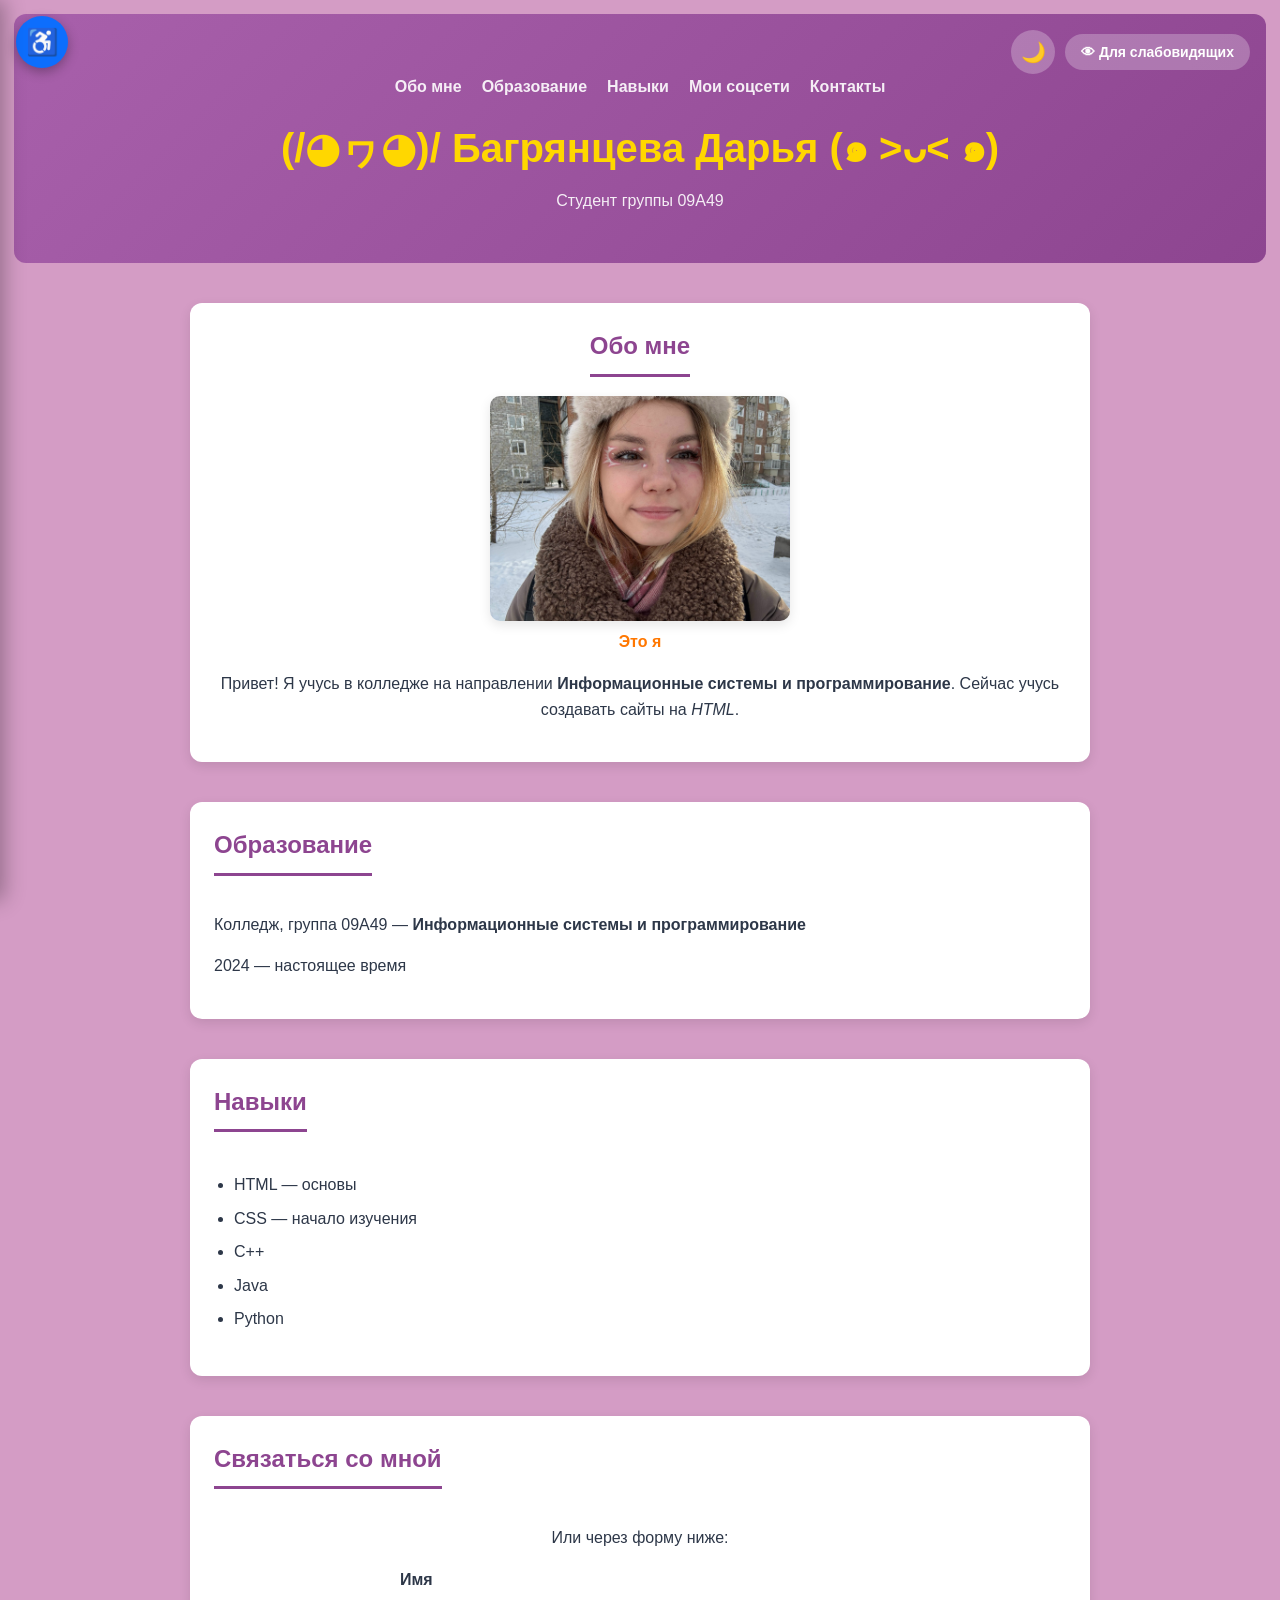
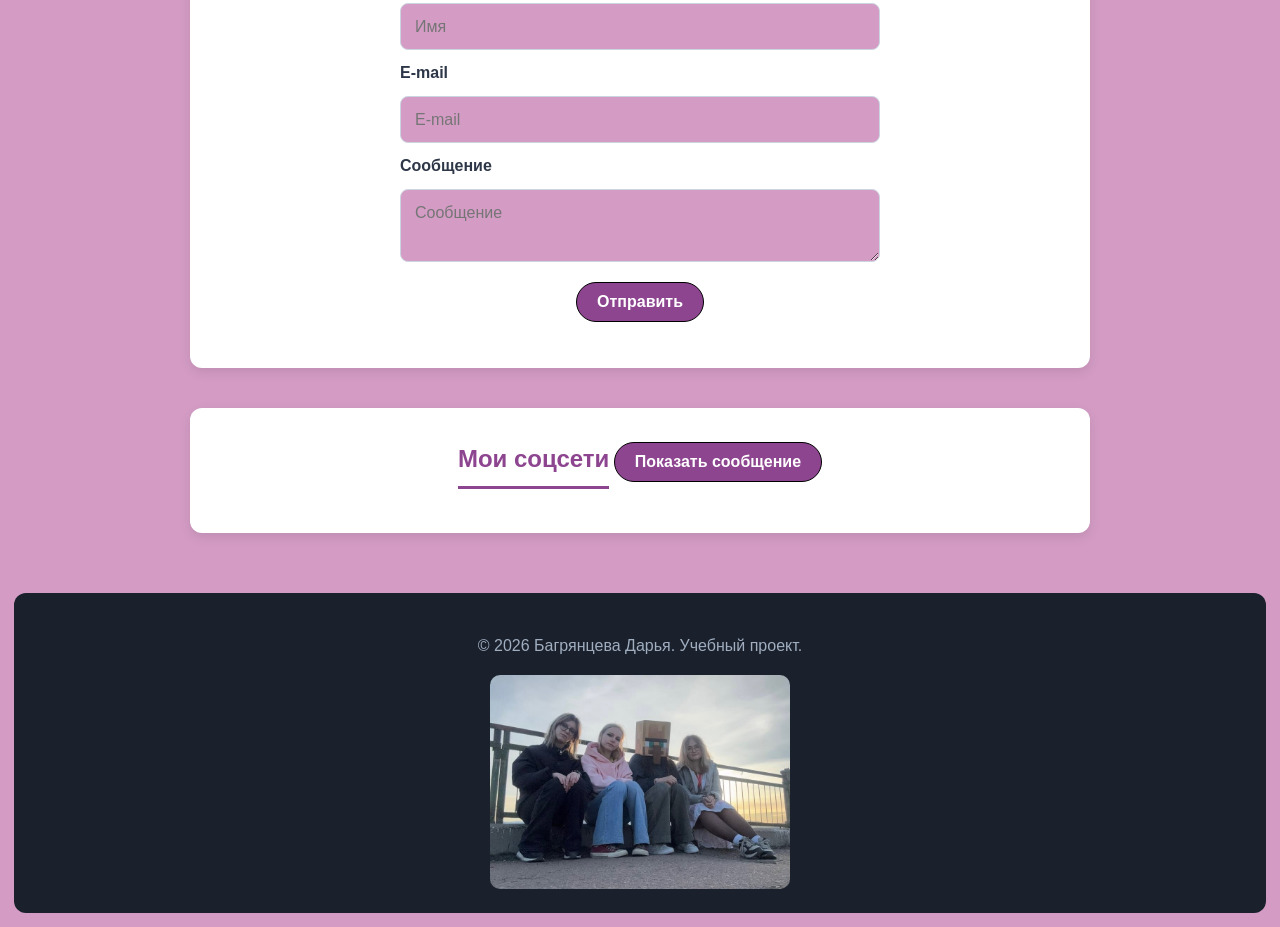
<file: index.html>
<!DOCTYPE html>
<html lang="ru">
<head>
    <meta charset="UTF-8">
    <meta name="viewport" content="width=device-width, initial-scale=1.0">
    <meta name="description" content="Резюме студента Дарьи Багрянцевой — Информационные системы и программирование">
    <meta name="author" content="Дарья Багрянцева">
    <title>Дарья Багрянцева — резюме</title>

    <link rel="icon" type="image/jpeg" href="img/CAT.jpg">
    <link rel="stylesheet" href="css/style.css">
</head>
<body>

    <!-- ССЫЛКА «К СОДЕРЖИМОМУ» ДЛЯ КЛАВИАТУРЫ -->
    <a href="#main" class="skip-link">Перейти к содержимому</a>

    <!-- КНОПКА ОТКРЫТИЯ ПАНЕЛИ ДОСТУПНОСТИ -->
    <button id="a11y-open" class="a11y-fab" aria-label="Открыть панель доступности" title="Настройки для слабовидящих">♿</button>

    <!-- ПАНЕЛЬ ДОСТУПНОСТИ -->
    <aside id="a11y-panel" class="a11y-panel" role="dialog" aria-label="Панель доступности" aria-hidden="true">
        <div class="a11y-header">
            <h2>Доступность</h2>
            <button id="a11y-close" class="a11y-close" aria-label="Закрыть панель">×</button>
        </div>

        <!-- 1. РАЗМЕР ШРИФТА -->
        <div class="a11y-group">
            <p class="a11y-label">Размер шрифта</p>
            <div class="a11y-row">
                <button id="font-down" aria-label="Уменьшить шрифт">A−</button>
                <button id="font-reset" aria-label="Обычный размер шрифта">A</button>
                <button id="font-up" aria-label="Увеличить шрифт">A+</button>
            </div>
        </div>

        <!-- 2. КОНТРАСТНОСТЬ -->
        <div class="a11y-group">
            <p class="a11y-label">Контрастность</p>
            <div class="a11y-row">
                <button id="contrast-toggle" aria-pressed="false">Высокая контрастность</button>
            </div>
        </div>

        <!-- 3. ЧТЕНИЕ ВСЛУХ (СКРИНРИДЕР) -->
        <div class="a11y-group">
            <p class="a11y-label">Читать вслух (скринридер)</p>
            <div class="a11y-row">
                <button id="sr-play" aria-label="Начать чтение">▶ Читать</button>
                <button id="sr-pause" aria-label="Пауза">II Пауза</button>
                <button id="sr-stop" aria-label="Остановить чтение">■ Стоп</button>
            </div>
            <div class="a11y-row">
                <button id="sr-prev" aria-label="Предыдущий блок">◀ Назад</button>
                <button id="sr-next" aria-label="Следующий блок">Вперёд ▶</button>
            </div>

            <label for="sr-voice" class="a11y-label">Голос</label>
            <select id="sr-voice"></select>

            <label for="sr-rate" class="a11y-label">
                Скорость: <span id="sr-rate-value">1.0</span>
            </label>
            <input id="sr-rate" type="range" min="0.5" max="2" step="0.1" value="1">
        </div>
    </aside>

    <!-- ШАПКА -->
    <header>
        <div class="theme-buttons">
            <button id="theme-toggle" type="button" aria-label="Переключить тёмную тему" title="Сменить тему">🌙</button>
            <button id="blind-toggle" type="button" aria-pressed="false">👁 Для слабовидящих</button>
        </div>

        <nav aria-label="Основная навигация">
            <a href="#about">Обо мне</a>
            <a href="#education">Образование</a>
            <a href="#skills">Навыки</a>
            <a href="#me">Мои соцсети</a>
            <a href="#contacts">Контакты</a>
        </nav>

        <h1>(/◕ヮ◕)/ Багрянцева Дарья (๑ &gt;ᴗ&lt; ๑)</h1>
        <p class="center">Студент группы 09А49</p>
    </header>

    <main id="main">

        <!-- ОБО МНЕ -->
        <section id="about">
            <h2>Обо мне</h2>
            <img src="img/me.jpg" alt="Это я" width="300">
            <p class="squad-title">Это я</p>
            <p>Привет! Я учусь в колледже на направлении
               <strong>Информационные системы и программирование</strong>.
               Сейчас учусь создавать сайты на <em>HTML</em>.</p>
        </section>

        <!-- ОБРАЗОВАНИЕ -->
        <section id="education">
            <h2>Образование</h2>
            <p>Колледж, группа 09А49 —
               <strong>Информационные системы и программирование</strong></p>
            <p>2024 — настоящее время</p>
        </section>

        <!-- НАВЫКИ -->
        <section id="skills">
            <h2>Навыки</h2>
            <ul>
                <li>HTML — основы</li>
                <li>CSS — начало изучения</li>
                <li>C++</li>
                <li>Java</li>
                <li>Python</li>
            </ul>
        </section>

        <!-- КОНТАКТЫ -->
        <section id="contact">
            <h2>Связаться со мной</h2>
            <p class="center">Или через форму ниже:</p>

            <!-- Ваша рабочая форма с подключенным Formspree -->
            <form action="https://formspree.io/f/xqppeekl" method="POST">
                <label for="name">Имя</label>
                <input type="text" id="name" name="name" placeholder="Имя" required>

                <label for="email">E-mail</label>
                <input type="email" id="email" name="email" placeholder="E-mail" required>

                <label for="message">Сообщение</label>
                <textarea id="message" name="message" placeholder="Сообщение" required></textarea>

                <button type="submit">Отправить</button>
            </form>

            <!-- Блок для отображения статуса отправки ("Отправка...", "Спасибо!..." и т.д.) -->
            <div id="form-status"></div>
        </section>


        <!-- СОЦСЕТИ -->
        <section id="me">
            <h2>Мои соцсети</h2>
            <button id="meow-btn" class="btn" type="button">Показать сообщение</button>
        </section>

    </main>

    <!-- ПОДВАЛ -->
    <footer>
        <p>© <span id="year">2026</span> Багрянцева Дарья. Учебный проект.</p>
        <img src="img/USI.jpg" alt="А это мои друзья" width="300" class="footer-img">
    </footer>

    <!-- КНОПКА «НАВЕРХ» -->
    <button id="to-top" type="button" aria-label="Вернуться наверх" title="Наверх">↑</button>

    <script src="js/script.js" defer></script>
</body>
</html>
</file>
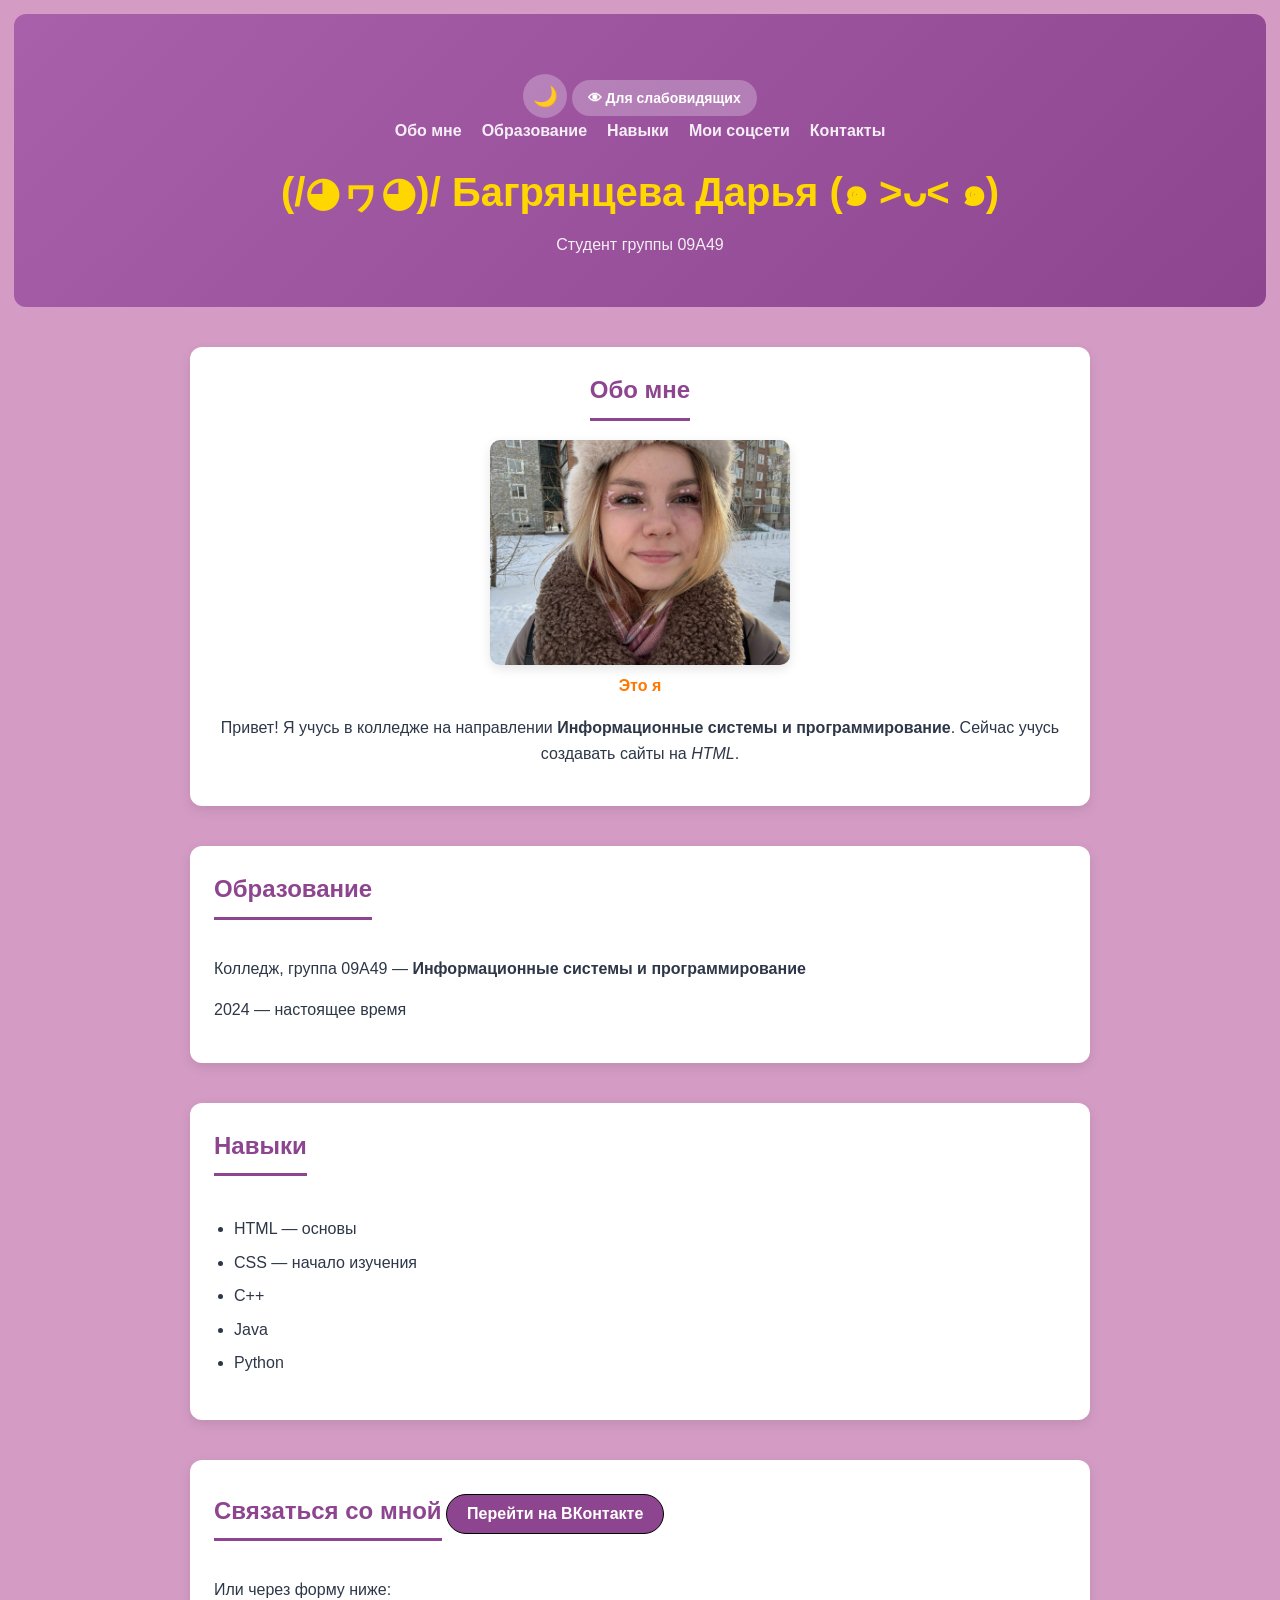
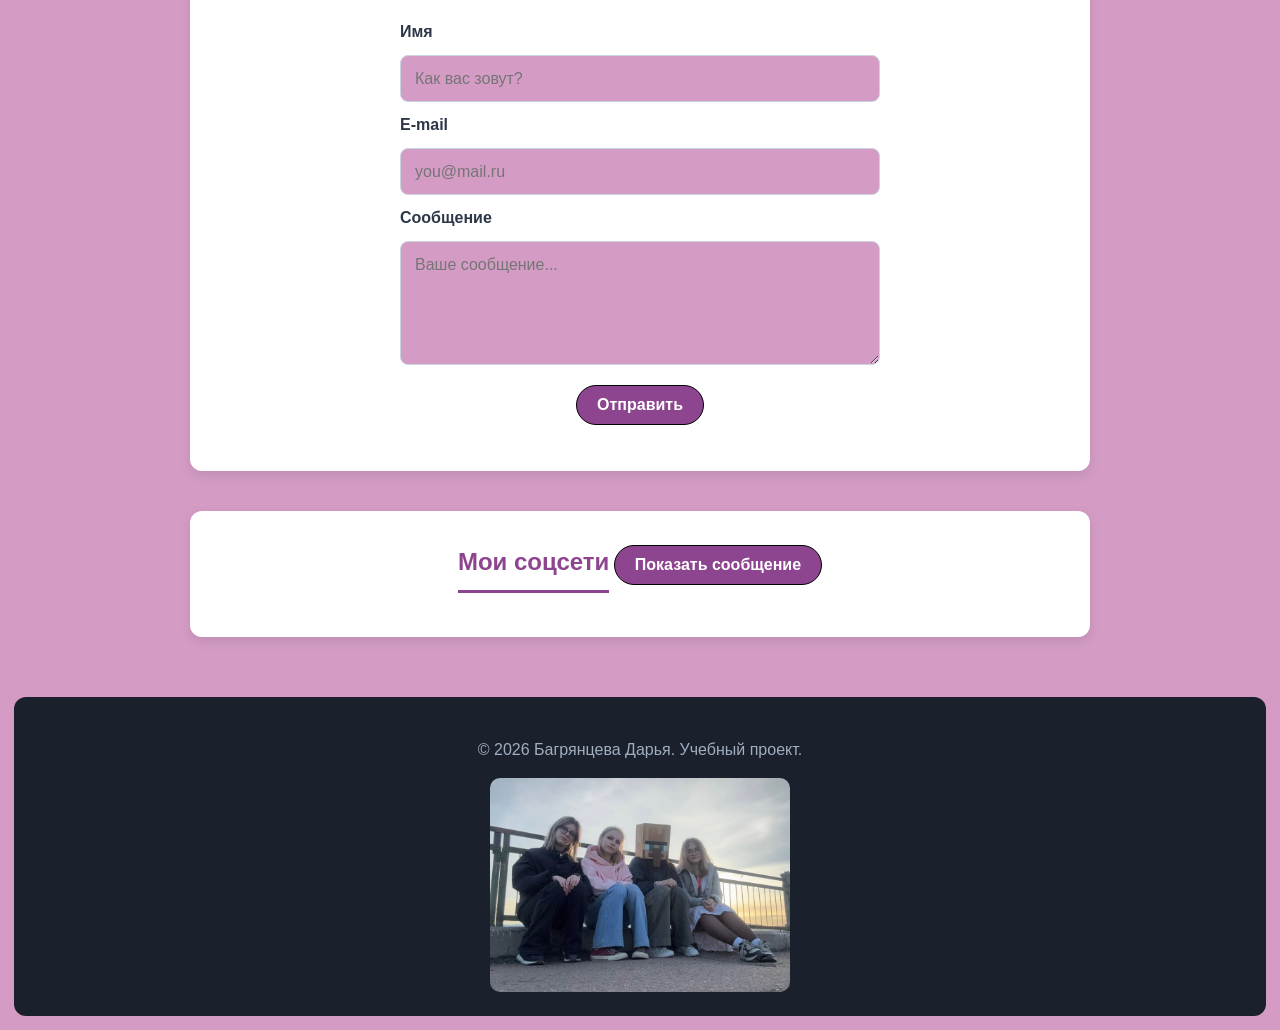
<file: Resume.html>
<!DOCTYPE html>
<html lang="ru">
<head>
    <meta charset="UTF-8">
    <meta name="viewport" content="width=device-width, initial-scale=1.0">
    <meta name="description" content="Резюме студента Дарьи Багрянцевой">
    <title>Дарья Багрянцева — резюме</title>
    <link rel="stylesheet" href="css/style.css">


    <link rel="icon" type="image/png" href="img/CAT.jpg">

    <link rel="stylesheet" href="css/style.css">
</head>
<body>

    <!-- ШАПКА -->
    <header>
        <button id="theme-toggle" title="Сменить тему">🌙</button>
        <button id="blind-toggle">👁 Для слабовидящих</button>
        <nav>
            <a href="#about">Обо мне</a>
            <a href="#education">Образование</a>
            <a href="#skills">Навыки</a>
            <a href="#me">Мои соцсети</a>
            <a href="#contacts">Контакты</a>
        </nav>
        <h1>(/◕ヮ◕)/ Багрянцева Дарья (๑ &gt;ᴗ&lt; ๑)</h1>
        <p class="center">Студент группы 09А49</p>


        </header>

    <main>
        <!-- ОБО МНЕ -->
        <section id="about">
            <h2>Обо мне</h2>
            <img src="img/me.jpg" alt="Это я" width="300">
            <p class="squad-title">Это я</p>
            <p>Привет! Я учусь в колледже на направлении
               <strong>Информационные системы и программирование</strong>.
               Сейчас учусь создавать сайты на <em>HTML</em>.</p>
        </section>

        <!-- ОБРАЗОВАНИЕ -->
        <section id="education">
            <h2>Образование</h2>
            <p>Колледж, группа 09А49 —
               <strong>Информационные системы и программирование</strong></p>
            <p>2024 — настоящее время</p>
        </section>

        <!-- НАВЫКИ -->
        <section id="skills">
            <h2>Навыки</h2>
            <ul>
                <li>HTML — основы</li>
                <li>CSS — начало изучения</li>
                <li>C++</li>
                <li>Java</li>
                <li>Python</li>
            </ul>
        </section>

        <!-- КОНТАКТЫ -->
        <section id="contacts">
            <h2>Связаться со мной</h2>
            <button id="vk-btn" class="btn">Перейти на ВКонтакте</button>
            <p>Или через форму ниже:</p>
            <form action="#" method="POST">
                <label for="name">Имя</label>
                <input type="text" id="name" name="name" placeholder="Как вас зовут?" required>

                <label for="email">E-mail</label>
                <input type="email" id="email" name="email" placeholder="you@mail.ru" required>

                <label for="msg">Сообщение</label>
                <textarea id="msg" name="message" rows="4" placeholder="Ваше сообщение..."></textarea>

                <button type="submit">Отправить</button>
            </form>
            <p id="form-status" role="status"></p>
        </section>

        <!-- СОЦСЕТИ -->
        <section id="me">
            <h2>Мои соцсети</h2>
            <button id="meow-btn" class="btn">Показать сообщение</button>
        </section>
    </main>

    <!-- ПОДВАЛ -->
    <footer>
        <p>© <span id="year">2026</span> Багрянцева Дарья. Учебный проект.</p>
        <img src="img/USI.jpg" alt="А это мои друзья" width="300">
    </footer>

    <!-- КНОПКА «НАВЕРХ» -->
    <button id="to-top" title="Наверх">↑</button>

    <script src="js/script.js" defer></script>
</body>
</html>
</file>
<file: css/style.css>
/* ============ 0. ПЕРЕМЕННЫЕ И СБРОС ============ */
:root {
    --color-main: #8d4590;
    --color-main-dark: #6a2f6d;
    --color-accent: #ffd700;
    --color-dark: #1a202c;
    --color-text: #2d3748;
    --color-bg: #d49cc5;
    --color-card: #ffffff;
    --color-border: #cbd5e0;
    --radius: 12px;
    --shadow: 0 4px 12px rgba(0, 0, 0, 0.1);
}

/* Тёмная тема */
html.dark {
    --color-text: #e2e8f0;
    --color-bg: #2d1f30;
    --color-card: #3d2b40;
    --color-border: #5a4060;
    --shadow: 0 4px 12px rgba(0, 0, 0, 0.5);
}

*, *::before, *::after { box-sizing: border-box; }

html { scroll-behavior: smooth; }

body {
    margin: 0;
    font-family: Arial, Helvetica, sans-serif;
    font-size: 16px;
    line-height: 1.6;
    color: var(--color-text);
    background: var(--color-bg);
    padding: 14px;
    transition: background 0.3s, color 0.3s;
}

/* ============ 0.1 ВЕРСИЯ ДЛЯ СЛАБОВИДЯЩИХ ============ */
body.blind {
    background-color: #000;
    color: #ffff00;
    font-size: 22px;
    letter-spacing: 0.05em;
    line-height: 1.8;
}

body.blind a { color: #00ffff; }

body.blind button {
    background-color: #ffff00;
    color: #000;
    border: 2px solid #ffff00;
    font-size: 20px;
}

body.blind #theme-toggle,
body.blind #blind-toggle {
    background-color: #ffff00;
    color: #000;
}

body.blind h1,
body.blind h2 {
    color: #ffff00;
}

body.blind section {
    background-color: #111;
    border: 2px solid #ffff00;
}

body.blind input,
body.blind textarea {
    background-color: #000;
    color: #ffff00;
    border: 2px solid #ffff00;
}

body.blind footer {
    background-color: #000;
    color: #ffff00;
    border: 2px solid #ffff00;
}

/* Фото остаются цветными */

/* ============ 0.2 БАЗОВЫЕ ЭЛЕМЕНТЫ ============ */
img {
    max-width: 100%;
    height: auto;
    display: block;
    border-radius: 10px;
}

/* Фокус для клавиатуры */
:focus-visible {
    outline: 3px solid var(--color-accent);
    outline-offset: 2px;
}

/* Skip link */
.skip-link {
    position: absolute;
    top: -100px;
    left: 0;
    background: #000;
    color: #ffff00;
    padding: 10px 20px;
    z-index: 10000;
    transition: top 0.2s;
    text-decoration: none;
    border-radius: 0 0 8px 0;
}

.skip-link:focus {
    top: 0;
}

/* ============ 1. ШАПКА ============ */
header {
    position: relative;
    background: linear-gradient(135deg, #a860ab, #8d4590);
    color: #fff;
    text-align: center;
    padding: 60px 20px 50px;
    border-radius: var(--radius);
    margin-bottom: 30px;
}

header h1 {
    font-size: clamp(1.5rem, 4vw, 2.5rem);
    margin: 16px 0 8px;
    color: var(--color-accent);
    font-weight: bold;
}

header p { margin: 0; opacity: 0.9; }

nav {
    display: flex;
    justify-content: center;
    flex-wrap: wrap;
    gap: 20px;
}

nav a {
    color: rgba(255, 255, 255, 0.9);
    text-decoration: none;
    font-weight: 600;
    transition: color 0.2s;
}

nav a:hover { color: var(--color-accent); }

/* Кнопки темы и слабовидящих */
.theme-buttons {
    position: absolute;
    top: 16px;
    right: 16px;
    display: flex;
    gap: 10px;
    align-items: center;
    z-index: 10;
}

#theme-toggle {
    width: 44px;
    height: 44px;
    background: rgba(255, 255, 255, 0.25);
    border: none;
    border-radius: 50%;
    font-size: 20px;
    cursor: pointer;
    transition: background 0.2s;
    margin: 0;
    padding: 0;
    color: #fff;
}

#theme-toggle:hover { background: rgba(255, 255, 255, 0.4); }

#blind-toggle {
    background: rgba(255, 255, 255, 0.25);
    border: none;
    border-radius: 30px;
    padding: 10px 16px;
    font-size: 14px;
    font-weight: 600;
    cursor: pointer;
    color: #fff;
    transition: background 0.2s;
    margin: 0;
}

#blind-toggle:hover { background: rgba(255, 255, 255, 0.4); }

/* ============ 2. КОНТЕНТ ============ */
main {
    max-width: 900px;
    margin: 0 auto;
}

section {
    margin: 40px 0;
    background: var(--color-card);
    padding: 24px;
    border-radius: var(--radius);
    box-shadow: var(--shadow);
}

section h2 {
    text-align: center;
    color: var(--color-main);
    border-bottom: 3px solid var(--color-main);
    padding-bottom: 8px;
    display: inline-block;
    margin-top: 0;
}

html.dark section h2 { color: var(--color-accent); border-color: var(--color-accent); }

/* ============ 3. ОБО МНЕ ============ */
#about { text-align: center; }

#about img {
    margin: 0 auto;
    box-shadow: var(--shadow);
}

.squad-title {
    text-align: center;
    color: rgb(255, 119, 0);
    font-weight: bold;
    margin-top: 8px;
}

.center { text-align: center; }

/* ============ 4. НАВЫКИ ============ */
#skills ul { padding-left: 20px; }
#skills li { padding: 4px 0; }

/* ============ 5. ФОРМА ============ */
form {
    display: flex;
    flex-direction: column;
    gap: 10px;
    max-width: 480px;
    margin: 0 auto;
}

label { font-weight: 600; }

input, textarea {
    padding: 10px 14px;
    border: 1px solid var(--color-border);
    border-radius: 8px;
    font: inherit;
    background: var(--color-bg);
    color: var(--color-text);
}

input:focus, textarea:focus {
    outline: none;
    border-color: var(--color-main);
    box-shadow: 0 0 0 3px rgba(141, 69, 144, 0.25);
}

/* ============ 6. КНОПКИ ============ */
button, .btn {
    margin: 10px auto;
    padding: 10px 20px;
    background-color: var(--color-main);
    color: #fff;
    border: 1px solid black;
    border-radius: 30px;
    cursor: pointer;
    font-size: 1rem;
    font-weight: 600;
    transition: background 0.2s;
    display: inline-block;
}

button:hover, .btn:hover { background-color: var(--color-main-dark); }

/* Сообщение об отправке */
#form-status {
    max-width: 480px;
    margin: 12px auto 0;
    border-radius: 8px;
    color: #2f855a;
    font-weight: 600;
    opacity: 0;
    transition: opacity 0.3s;
    text-align: center;
}

#form-status.visible {
    opacity: 1;
    padding: 12px;
    background: #f0fff4;
}

html.dark #form-status.visible {
    background: #1a3d2a;
    color: #68d391;
}

/* ============ 7. СОЦСЕТИ ============ */
#me { text-align: center; }

/* ============ 8. ПОДВАЛ ============ */
footer {
    background: var(--color-dark);
    color: #a0aec0;
    text-align: center;
    padding: 24px;
    margin-top: 60px;
    border-radius: var(--radius);
}

footer img,
.footer-img {
    display: block;
    margin: 16px auto 0;
    border-radius: 10px;
}

/* ============ 9. КНОПКА «НАВЕРХ» ============ */
#to-top {
    position: fixed;
    bottom: 24px;
    right: 24px;
    width: 48px;
    height: 48px;
    border-radius: 50%;
    border: none;
    background: var(--color-main);
    color: #fff;
    font-size: 22px;
    cursor: pointer;
    box-shadow: var(--shadow);
    opacity: 0;
    visibility: hidden;
    transition: opacity 0.3s, visibility 0.3s;
    margin: 0;
    padding: 0;
    z-index: 100;
}

#to-top.visible {
    opacity: 1;
    visibility: visible;
}

/* ============ 10. АДАПТИВНОСТЬ ============ */
@media (max-width: 600px) {
    header { padding: 80px 16px 40px; }

    nav { gap: 12px; font-size: 0.9rem; }

    section { padding: 16px; }

    .theme-buttons {
        top: 12px;
        right: 12px;
    }

    #blind-toggle {
        font-size: 12px;
        padding: 8px 12px;
    }
}

/* ============ 11. ПАНЕЛЬ ДОСТУПНОСТИ ============ */
.a11y-fab {
    position: fixed;
    top: 16px;
    left: 16px;
    width: 52px;
    height: 52px;
    border-radius: 50%;
    background: #0d6efd;
    color: #fff;
    border: none;
    font-size: 26px;
    cursor: pointer;
    box-shadow: 0 4px 12px rgba(0, 0, 0, 0.3);
    z-index: 999;
    margin: 0;
    padding: 0;
    transition: transform 0.2s, background 0.2s;
}

.a11y-fab:hover {
    background: #0b5ed7;
    transform: scale(1.1);
}

.a11y-panel {
    position: fixed;
    top: 0;
    left: 0;
    width: 320px;
    max-width: 90vw;
    height: 100vh;
    background: #ffffff;
    color: #1a202c;
    padding: 20px;
    box-shadow: 4px 0 20px rgba(0, 0, 0, 0.3);
    z-index: 1000;
    overflow-y: auto;
    transform: translateX(-100%);
    transition: transform 0.3s;
}

.a11y-panel.open {
    transform: translateX(0);
}

.a11y-header {
    display: flex;
    justify-content: space-between;
    align-items: center;
    border-bottom: 2px solid #0d6efd;
    padding-bottom: 10px;
    margin-bottom: 20px;
}

.a11y-header h2 {
    margin: 0;
    color: #0d6efd;
    font-size: 1.4rem;
    border: none;
    padding: 0;
}

.a11y-close {
    background: none;
    border: none;
    font-size: 28px;
    cursor: pointer;
    color: #666;
    line-height: 1;
    padding: 0 8px;
    margin: 0;
    width: auto;
    border-radius: 4px;
}

.a11y-close:hover {
    background: #f0f0f0;
    color: #000;
}

.a11y-group {
    margin-bottom: 20px;
    padding: 12px;
    border: 1px solid #e0e0e0;
    border-radius: 8px;
}

.a11y-label {
    font-weight: bold;
    font-size: 0.9rem;
    margin: 0 0 8px;
    color: #333;
    display: block;
}

.a11y-row {
    display: flex;
    gap: 8px;
    flex-wrap: wrap;
    margin-bottom: 8px;
}

.a11y-row button {
    flex: 1;
    padding: 8px 12px;
    margin: 0;
    font-size: 0.9rem;
    background: #0d6efd;
    color: #fff;
    border: none;
    border-radius: 6px;
    cursor: pointer;
    transition: background 0.2s;
    min-width: 60px;
}

.a11y-row button:hover {
    background: #0b5ed7;
}

.a11y-row button[aria-pressed="true"] {
    background: #198754;
}

#sr-voice,
#sr-rate {
    width: 100%;
    margin-bottom: 8px;
}

#sr-rate {
    padding: 0;
    background: transparent;
    border: none;
}

#sr-rate-value {
    color: #0d6efd;
    font-weight: bold;
}

/* Высокая контрастность */
body.high-contrast {
    background: #000 !important;
    color: #ffff00 !important;
}

body.high-contrast header {
    background: #000 !important;
    border: 2px solid #ffff00;
}

body.high-contrast section {
    background: #000 !important;
    color: #ffff00 !important;
    border: 2px solid #ffff00;
}

body.high-contrast h1,
body.high-contrast h2,
body.high-contrast p,
body.high-contrast li {
    color: #ffff00 !important;
}

body.high-contrast a {
    color: #00ffff !important;
}

body.high-contrast button {
    background: #ffff00 !important;
    color: #000 !important;
    border: 2px solid #ffff00;
}

/* Размеры шрифта */
html.font-small { font-size: 14px; }
html.font-normal { font-size: 16px; }
html.font-large { font-size: 20px; }
html.font-xlarge { font-size: 24px; }

/* Подсветка читаемого блока */
.sr-highlight {
    background: #fff3cd !important;
    outline: 3px solid #ffc107;
    transition: background 0.2s;
}

body.high-contrast .sr-highlight {
    background: #333 !important;
    outline: 3px solid #ffff00;
}

/* Мобильная адаптация панели */
@media (max-width: 600px) {
    .a11y-panel {
        width: 280px;
    }

    .a11y-fab {
        width: 46px;
        height: 46px;
        font-size: 22px;
        top: 12px;
        left: 12px;
    }
}
</file>
